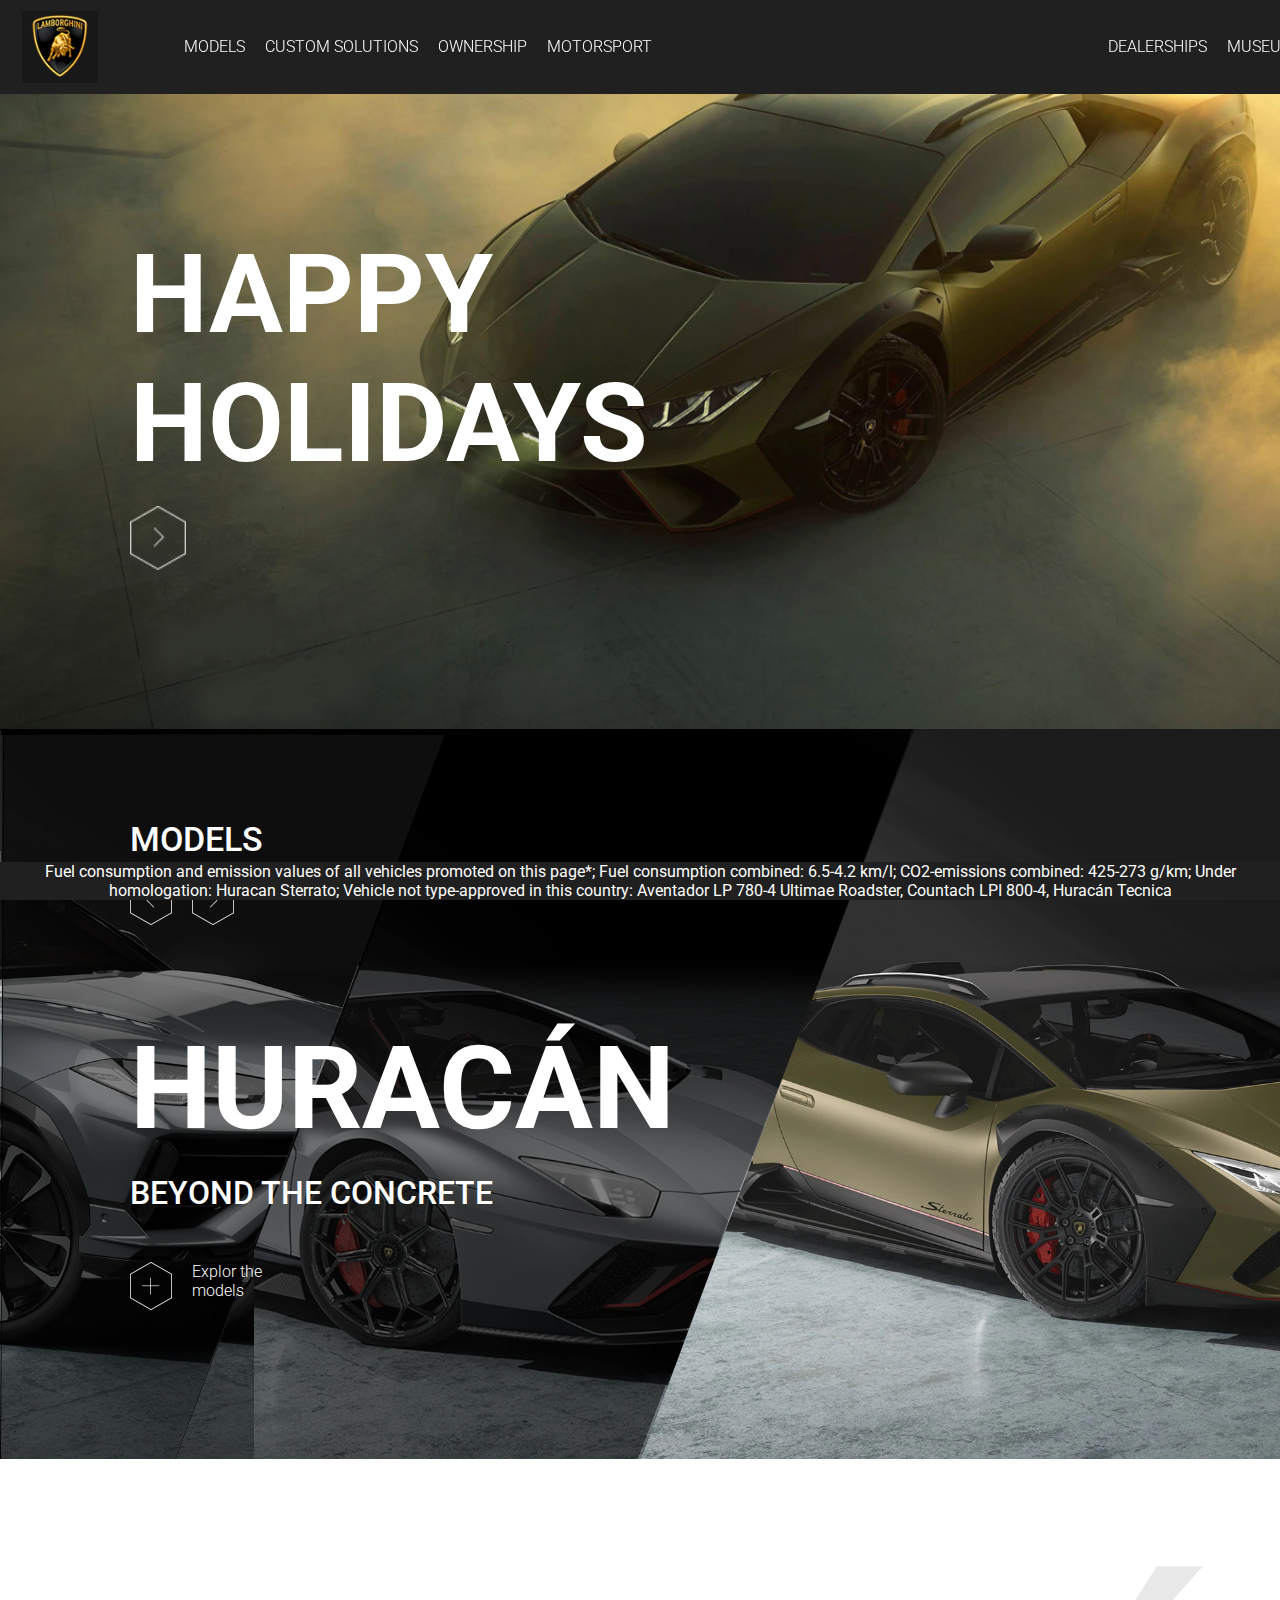
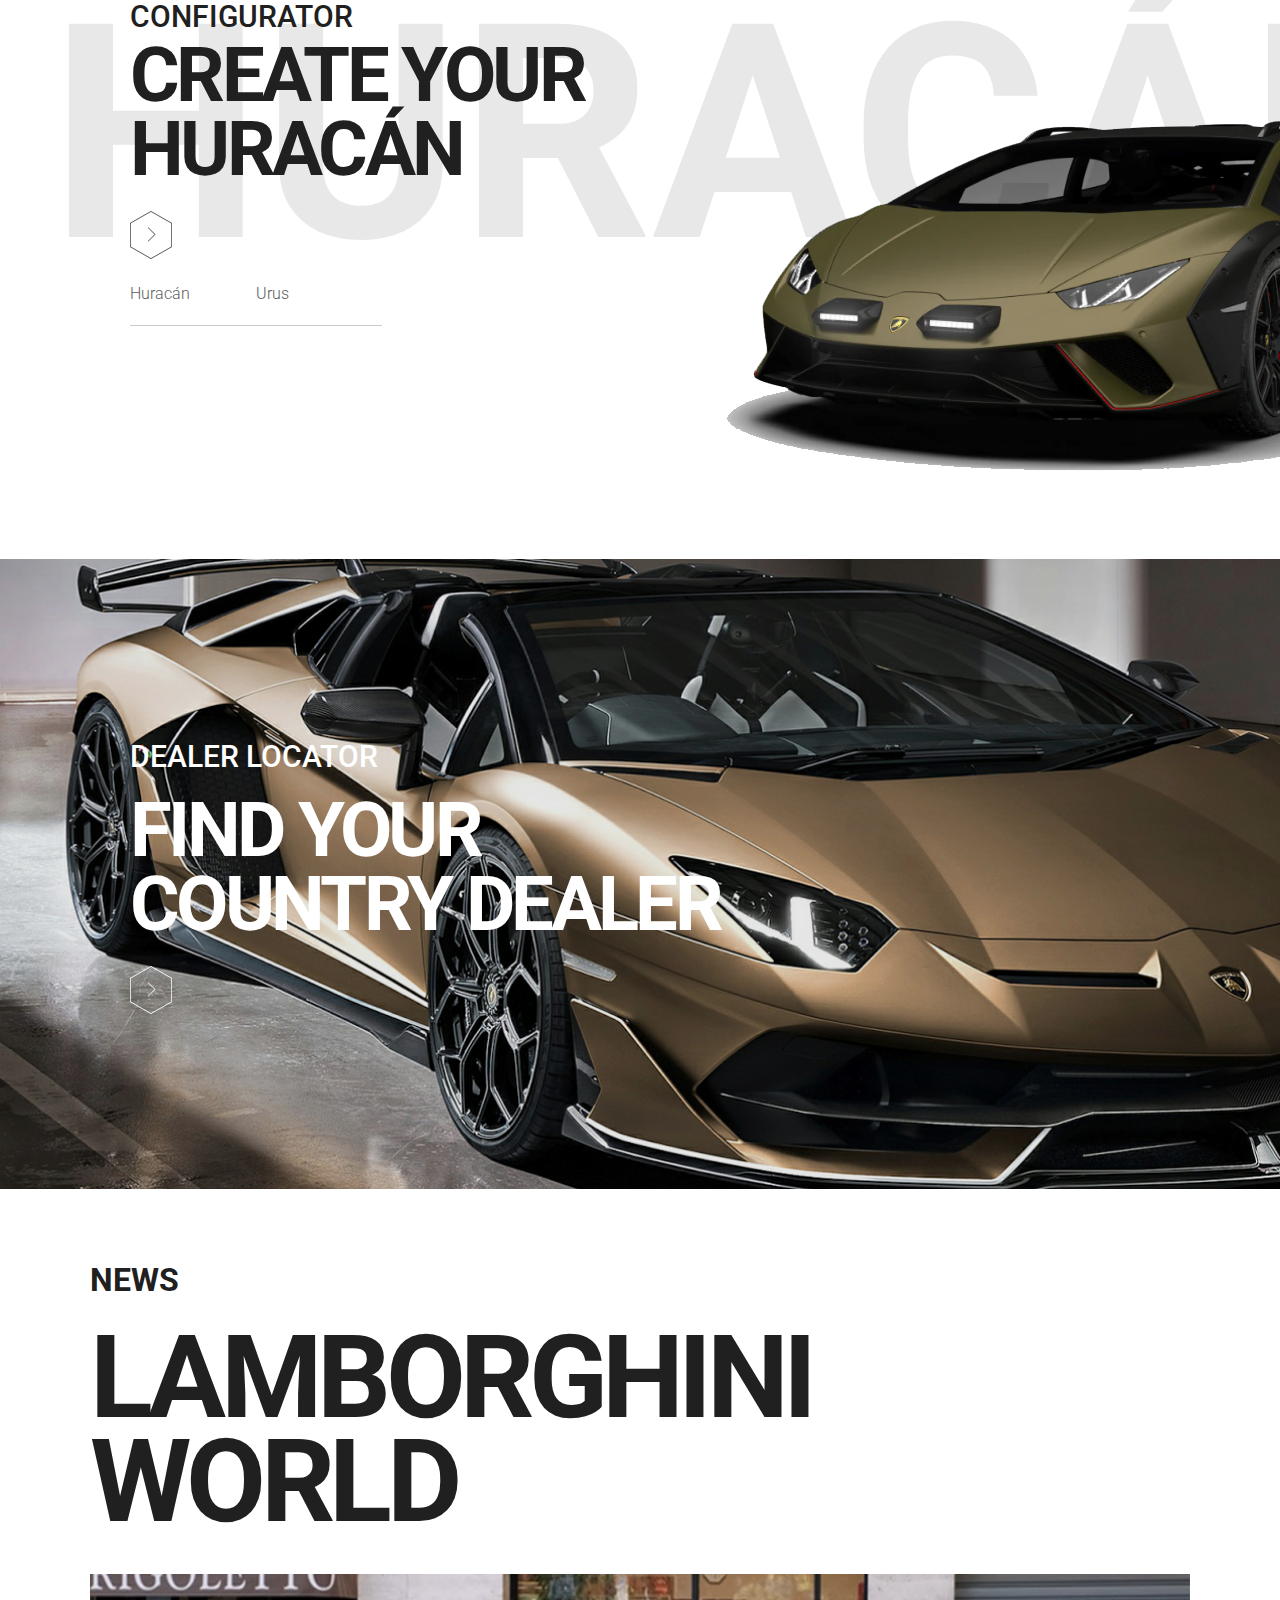
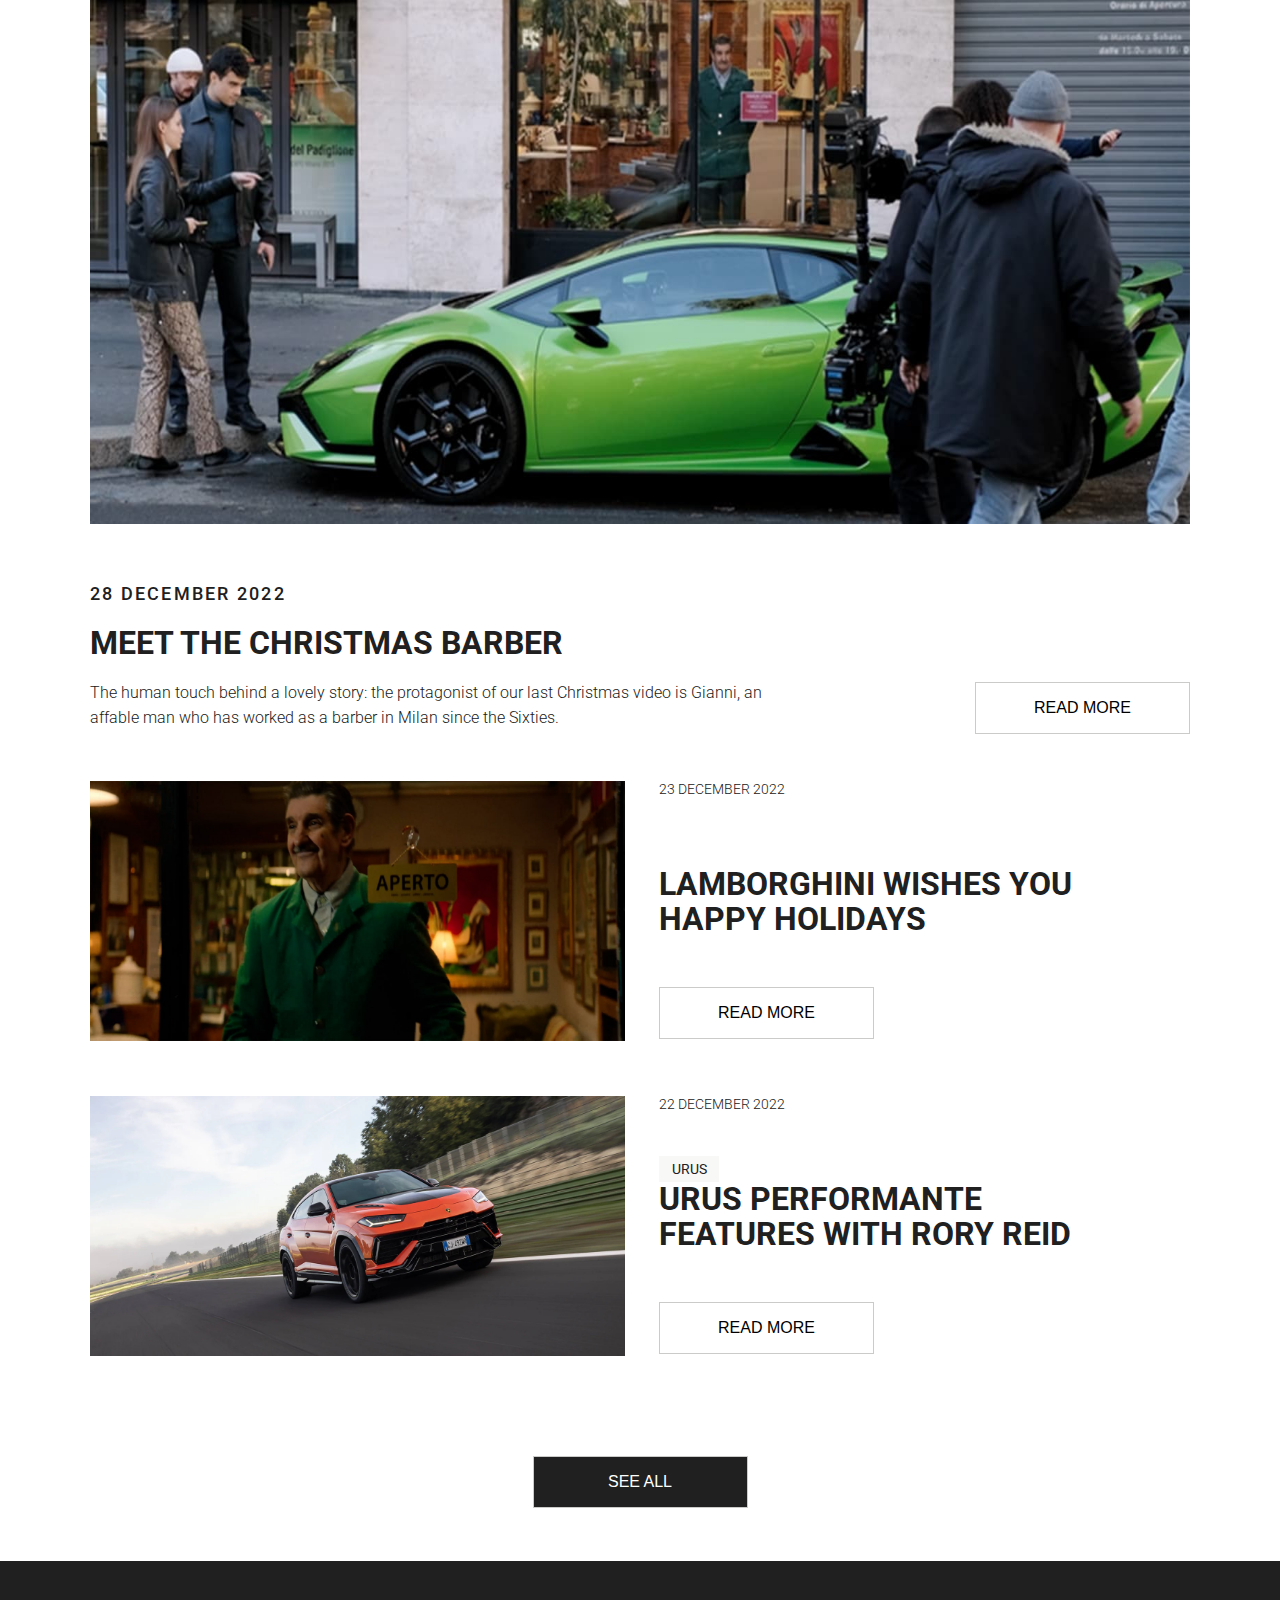
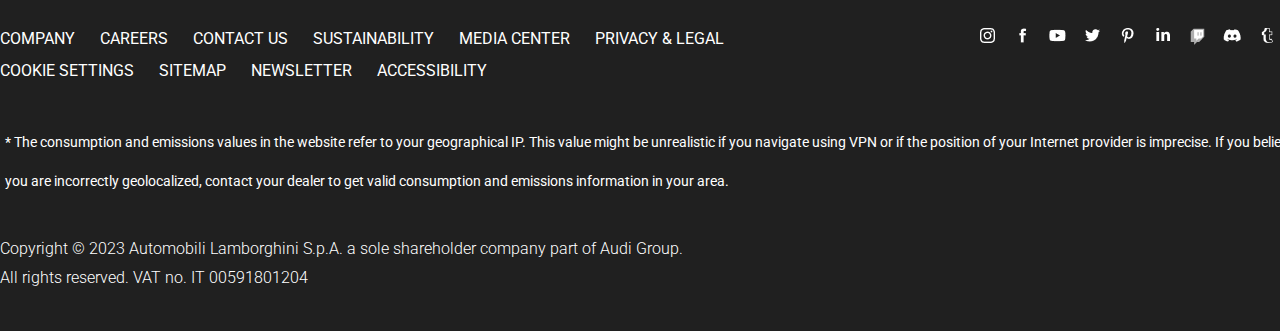
<file: index.html>
<!DOCTYPE html>
<html lang="ko">
    <head>
        <meta charset="UTF-8" />
        <meta http-equiv="X-UA-Compatible" content="IE=edge" />
        <meta name="viewport" content="width=device-width, initial-scale=1.0" />
        <title>https://www.lamborghini.com/</title>
        <link rel="stylesheet" href="css/main.css" />
    </head>
    <body>
        <!-- <header></header> -->
        <div class="container">
            <div class="header">
                <div class="inner center_box">
                    <div class="nav">
                        <div class="logo"></div>

                        <ul class="menu_01">
                            <li><a href="pages/aven.html">MODELS</a></li>
                            <li>
                                <a href="pages/aven.html">CUSTOM SOLUTIONS</a>
                            </li>
                            <li><a href="pages/aven.html">OWNERSHIP</a></li>
                            <li><a href="pages/aven.html">MOTORSPORT</a></li>
                        </ul>

                        <ul class="menu_02">
                            <li><a href="#X">DEALERSHIPS</a></li>
                            <li><a href="#X">MUSEUM</a></li>
                            <li><a href="#X">STORE</a></li>
                        </ul>

                        <ul class="icon">
                            <li>
                                <a href="#x"
                                    ><img src="images/text_box.png" alt=""
                                /></a>
                            </li>
                            <li>
                                <a href="#x"
                                    ><img src="images/surch.png" alt=""
                                /></a>
                            </li>
                            <li>
                                <a href="#x"
                                    ><img src="images/3sun.png" alt=""
                                /></a>
                            </li>
                        </ul>
                    </div>
                </div>
            </div>

            <!-- main_01 -->
            <div class="main center_box">
                <div class="img01"></div>
                <div class="img01_box">
                    <h2>HAPPY<br />HOLIDAYS</h2>
                    <a href="pages/aven.html"
                        ><img src="images/button.png" alt=""
                    /></a>
                </div>
            </div>

            <!-- main_02 -->
            <div class="main_02 center_box">
                <div class="img02"></div>
                <div class="img02_box">
                    <h5>MODELS</h5>
                    <div class="buttons">
                        <div class="btnimg_01">
                            <a href="#x"
                                ><img src="images/button_left.png" alt=""
                            /></a>
                        </div>
                        <div class="btnimg_02">
                            <a href="#x"
                                ><img src="images/button.png" alt=""
                            /></a>
                        </div>
                    </div>
                    <h1>HURACÁN</h1>
                    <p>BEYOND THE CONCRETE</p>
                    <div class="buttons_02">
                        <a href="#x"
                            ><img src="images/button_p.png" alt=""
                        /></a>
                        <p>Explor the<br />models</p>
                    </div>
                </div>
            </div>

            <!-- main_03 -->
            <div class="main_03 center_box">
                <div class="img03">
                    <img src="images/main_03_01.png" alt="" />
                    <div class="text_bg"><h1>HURACÁN</h1></div>
                </div>
                <div class="img03_box">
                    <h5>CONFIGURATOR</h5>
                    <h2>
                        CREATE YOUR<br />
                        HURACÁN
                    </h2>
                    <div class="buttons_03">
                        <a href="#x"
                            ><img src="images/button_dark.png" alt=""
                        /></a>
                    </div>
                    <div class="change">
                        <a href="#x">Huracán</a>
                        <a href="#x">Urus</a>
                    </div>
                </div>
            </div>

            <!-- main_04 -->
            <div class="main_04 center_box">
                <div class="img04"></div>
                <div class="img04_box">
                    <h5>DEALER LOCATOR</h5>
                    <h2>FIND YOUR<br />COUNTRY DEALER</h2>
                    <a href="#x"><img src="images/button.png" alt="" /></a>
                </div>
            </div>

            <!-- news -->
            <div class="news center_box">
                <h4>NEWS</h4>
                <h1>LAMBORGHINI<br />WORLD</h1>
                <img src="images/news_01.jpg" alt="" />
                <div class="news_01">
                    <div class="news_box">
                        <h5>28 DECEMBER 2022</h5>
                        <h2>MEET THE CHRISTMAS BARBER</h2>
                        <p>
                            The human touch behind a lovely story: the
                            protagonist of our last Christmas video is Gianni,
                            an<br />affable man who has worked as a barber in
                            Milan since the Sixties.
                        </p>
                    </div>
                    <a
                        href="https://www.lamborghini.com/en-en/news/meet-the-christmas-barber"
                    >
                        <button type="button" class="btn">READ MORE</button>
                    </a>
                </div>

                <div class="news_02">
                    <img src="images/new_02.jpg" alt="" />
                    <div class="news_02box">
                        <h6>23 DECEMBER 2022</h6>
                        <h3>LAMBORGHINI WISHES YOU<br />HAPPY HOLIDAYS</h3>
                        <a
                            href="https://www.lamborghini.com/en-en/news/lamborghini-wishes-you-happy-holidays"
                        >
                            <button type="button" class="btn">READ MORE</button>
                        </a>
                    </div>
                </div>

                <div class="news_02">
                    <img src="images/news_03.png" alt="" />
                    <div class="news_02box">
                        <h6>22 DECEMBER 2022</h6>
                        <div class="solo">
                            <a href="#x">URUS</a>
                        </div>
                        <h3>URUS PERFORMANTE<br />FEATURES WITH RORY REID</h3>
                        <a
                            href="https://www.lamborghini.com/en-en/news/urus-performante-features-with-rory-reid"
                        >
                            <button type="button" class="btn">READ MORE</button>
                        </a>
                    </div>
                </div>
                <div class="btn_last">
                    <a href="https://www.lamborghini.com/en-en/news">
                        <button type="button" class="btn btn_dark">
                            SEE ALL
                        </button>
                    </a>
                </div>
            </div>

            <!-- //footer -->
            <div class="bottom">
                <div class="bottom_first center_box">
                    <div class="bottom_one">
                        <div class="bottom_two">
                            <ul class="bottom_menu">
                                <li><a href="#x">COMPANY</a></li>
                                <li><a href="#x">CAREERS</a></li>
                                <li><a href="#x">CONTACT US</a></li>
                                <li><a href="#x">SUSTAINABILITY</a></li>
                                <li><a href="#x">MEDIA CENTER</a></li>
                                <li><a href="#x">PRIVACY & LEGAL</a></li>
                            </ul>
                            <ul class="bottom_menu">
                                <li><a href="#x">COOKIE SETTINGS</a></li>
                                <li><a href="#x">SITEMAP</a></li>
                                <li><a href="#x">NEWSLETTER</a></li>
                                <li><a href="#x">ACCESSIBILITY</a></li>
                            </ul>
                        </div>
                        <ul class="bottom_sns">
                            <li>
                                <a href="#x"
                                    ><img src="images/ui/ui_01.png" alt=""
                                /></a>
                            </li>
                            <li>
                                <a href="#x"
                                    ><img src="images/ui/ui_02.png" alt=""
                                /></a>
                            </li>
                            <li>
                                <a href="#x"
                                    ><img src="images/ui/ui_03.png" alt=""
                                /></a>
                            </li>
                            <li>
                                <a href="#x"
                                    ><img src="images/ui/ui_04.png" alt=""
                                /></a>
                            </li>
                            <li>
                                <a href="#x"
                                    ><img src="images/ui/ui_05.png" alt=""
                                /></a>
                            </li>
                            <li>
                                <a href="#x"
                                    ><img src="images/ui/ui_06.png" alt=""
                                /></a>
                            </li>
                            <li>
                                <a href="#x"
                                    ><img src="images/ui/ui_07.png" alt=""
                                /></a>
                            </li>
                            <li>
                                <a href="#x"
                                    ><img src="images/ui/ui_08.png" alt=""
                                /></a>
                            </li>
                            <li>
                                <a href="#x"
                                    ><img src="images/ui/ui_09.png" alt=""
                                /></a>
                            </li>
                            <li>
                                <a href="#x"
                                    ><img src="images/ui/ui_10.png" alt=""
                                /></a>
                            </li>
                        </ul>
                    </div>
                    <p>
                        * The consumption and emissions values in the website
                        refer to your geographical IP. This value might be
                        unrealistic if you navigate using VPN or if the position
                        of your Internet provider is imprecise. If you
                        believe<br />you are incorrectly geolocalized, contact
                        your dealer to get valid consumption and emissions
                        information in your area.
                    </p>
                    <h5>
                        Copyright © 2023 Automobili Lamborghini S.p.A. a sole
                        shareholder company part of Audi Group.<br />All rights
                        reserved. VAT no. IT 00591801204
                    </h5>
                </div>

                <h6>
                    Fuel consumption and emission values of all vehicles
                    promoted on this page*; Fuel consumption combined: 6.5-4.2
                    km/l; CO2-emissions combined: 425-273 g/km; Under
                    homologation: Huracan Sterrato; Vehicle not type-approved in
                    this country: Aventador LP 780-4 Ultimae Roadster, Countach
                    LPI 800-4, Huracán Tecnica
                </h6>
            </div>
        </div>
    </body>
</html>
</file>
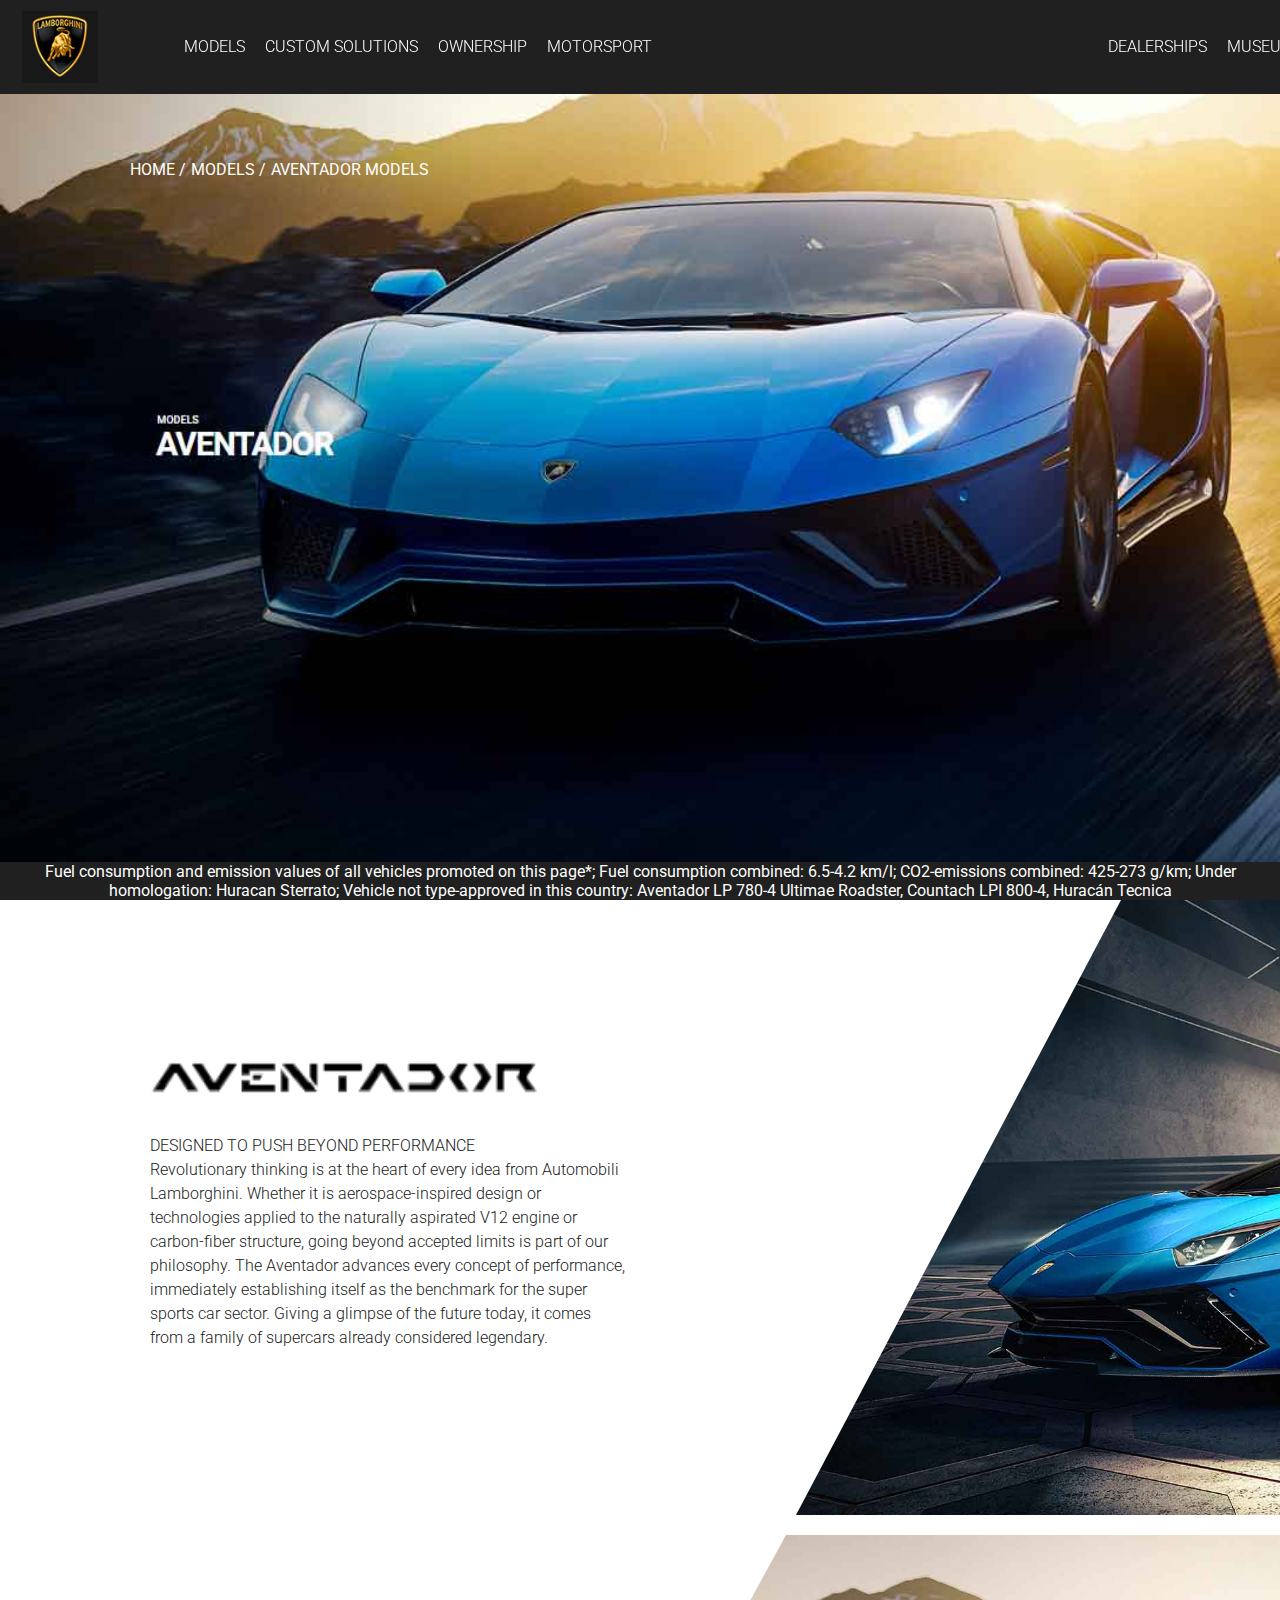
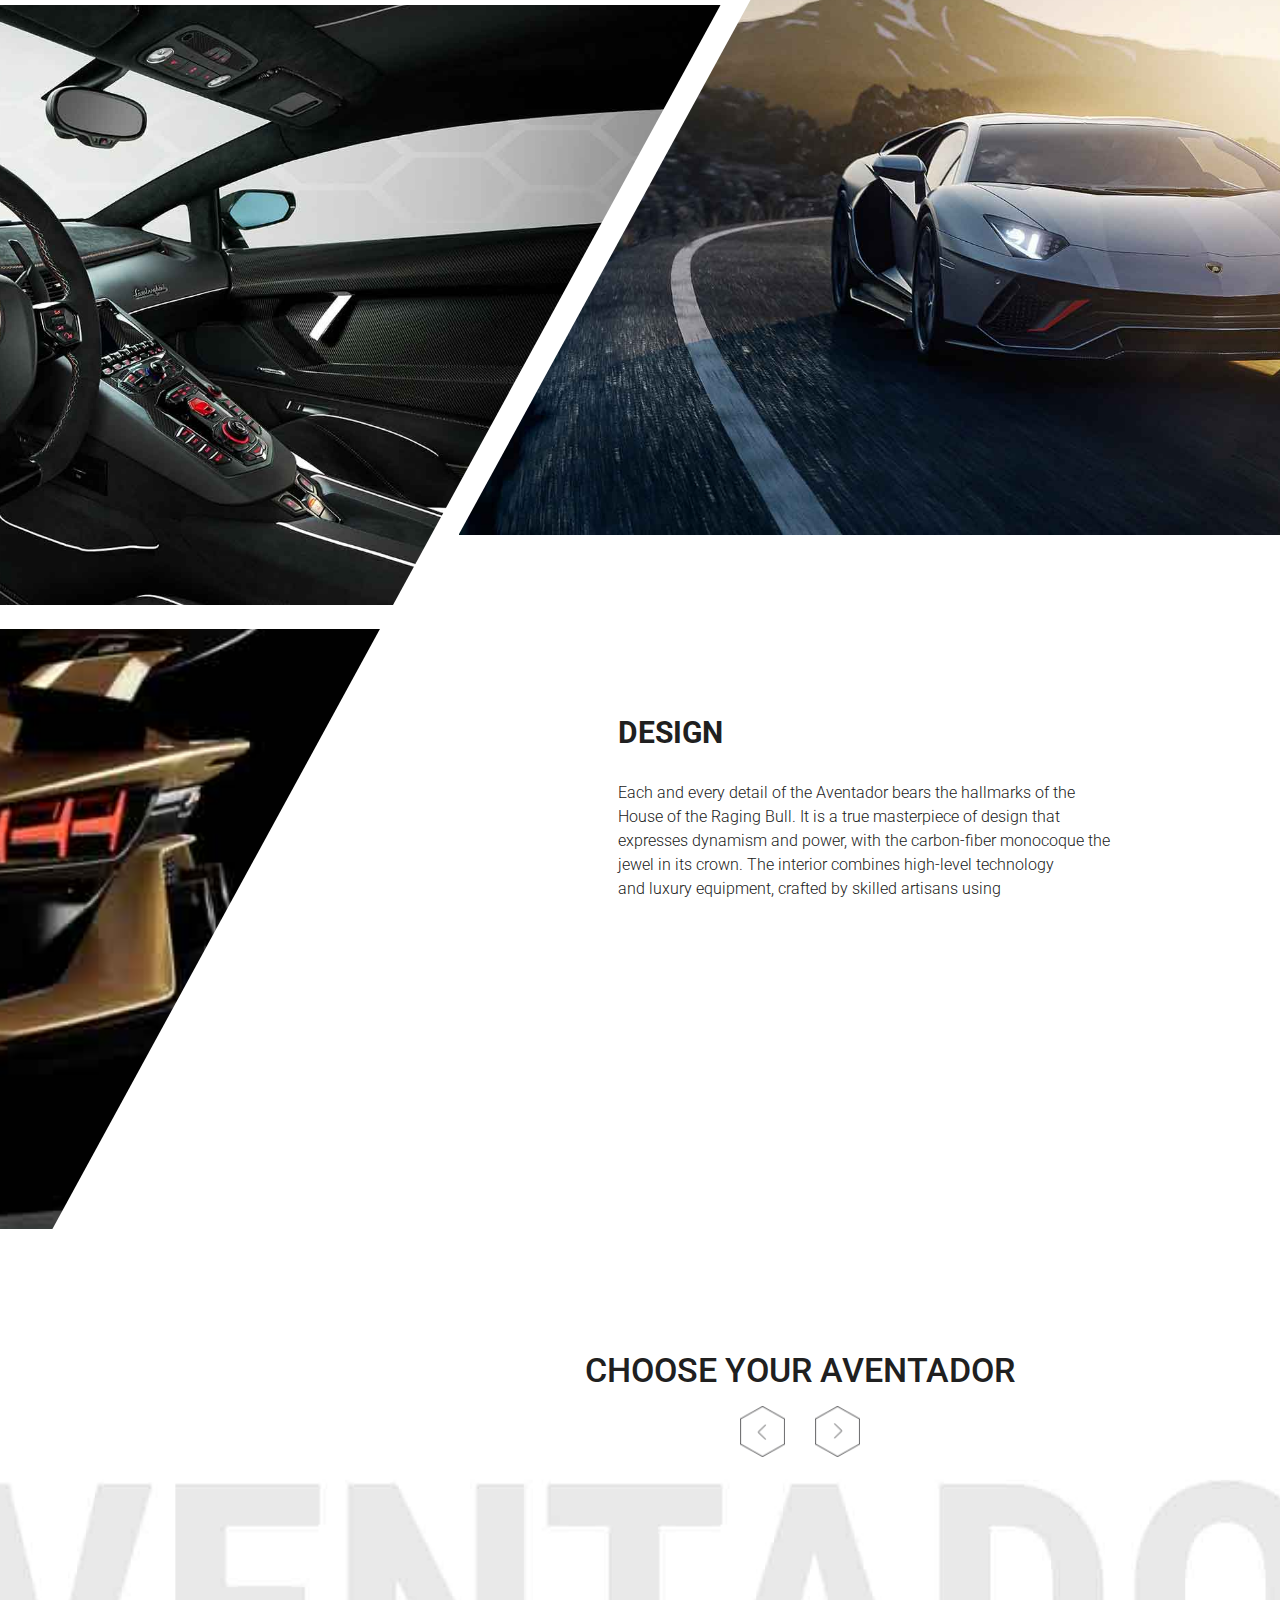
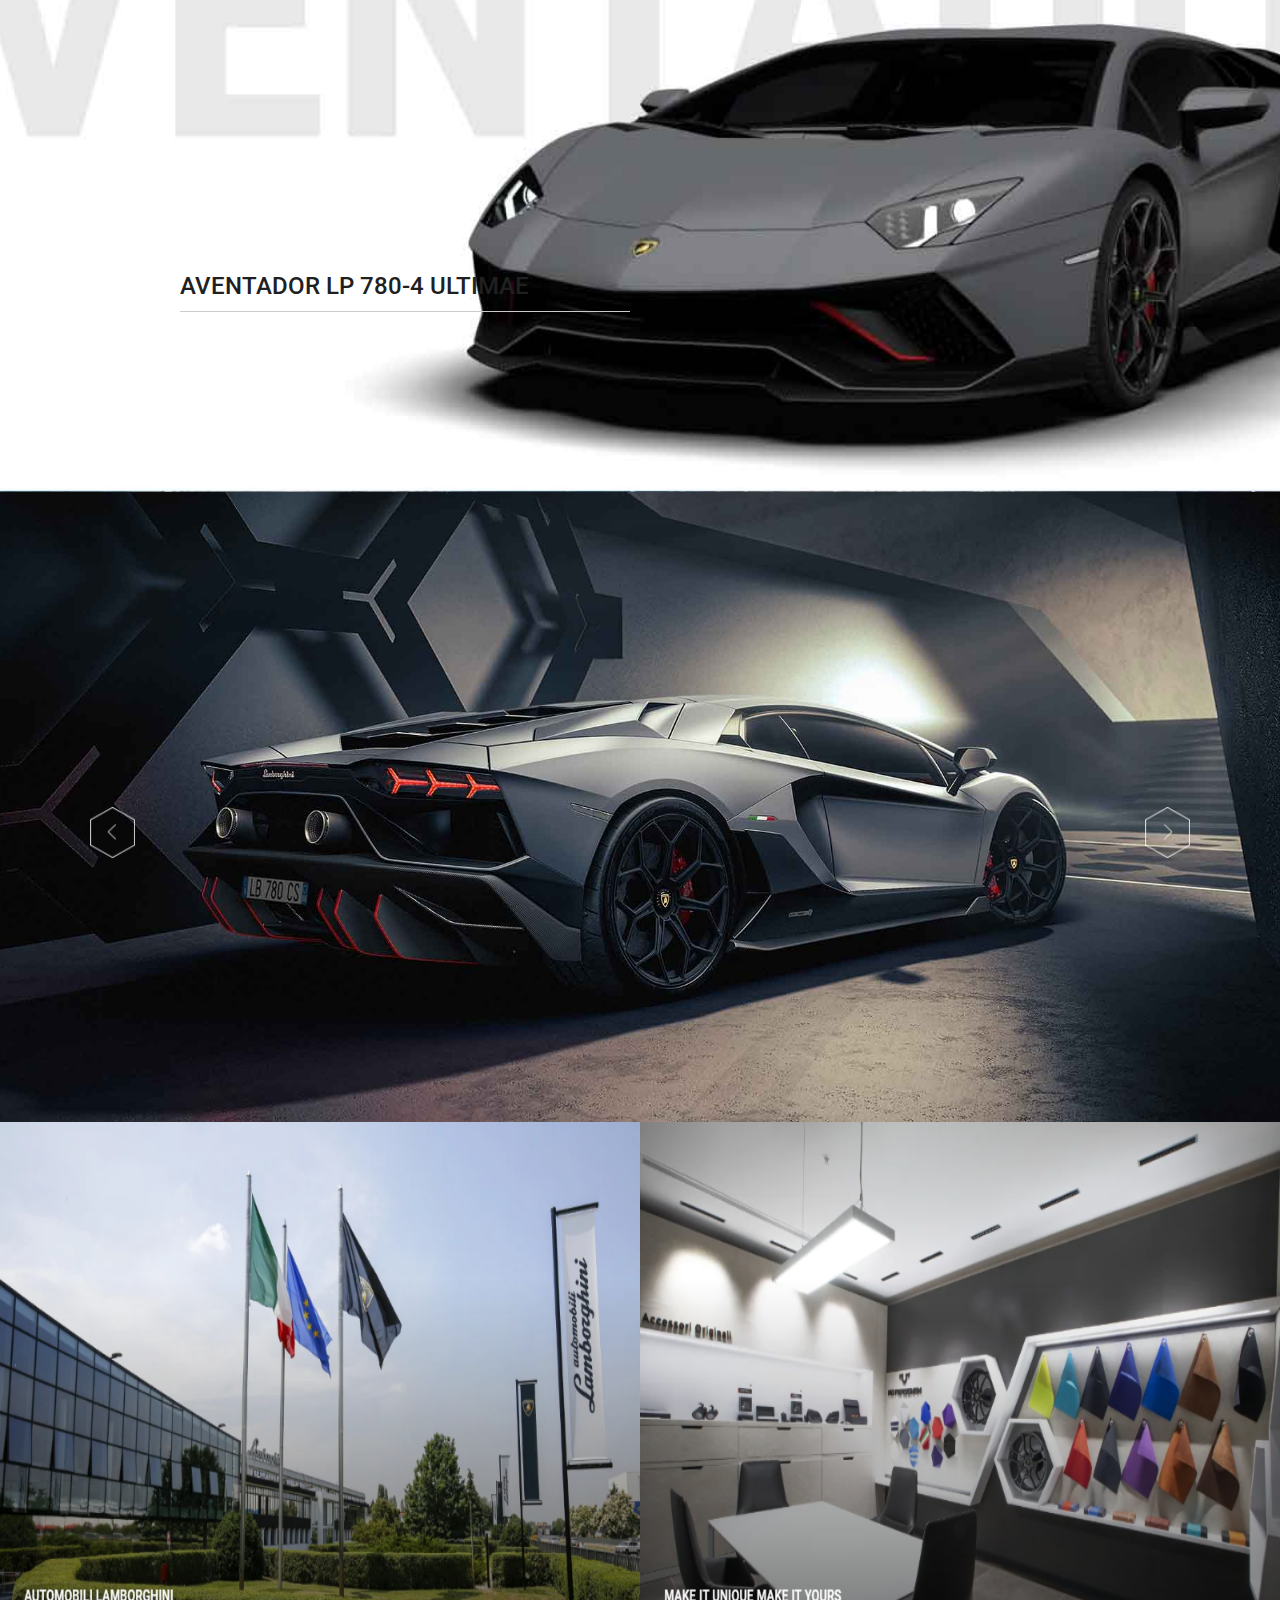
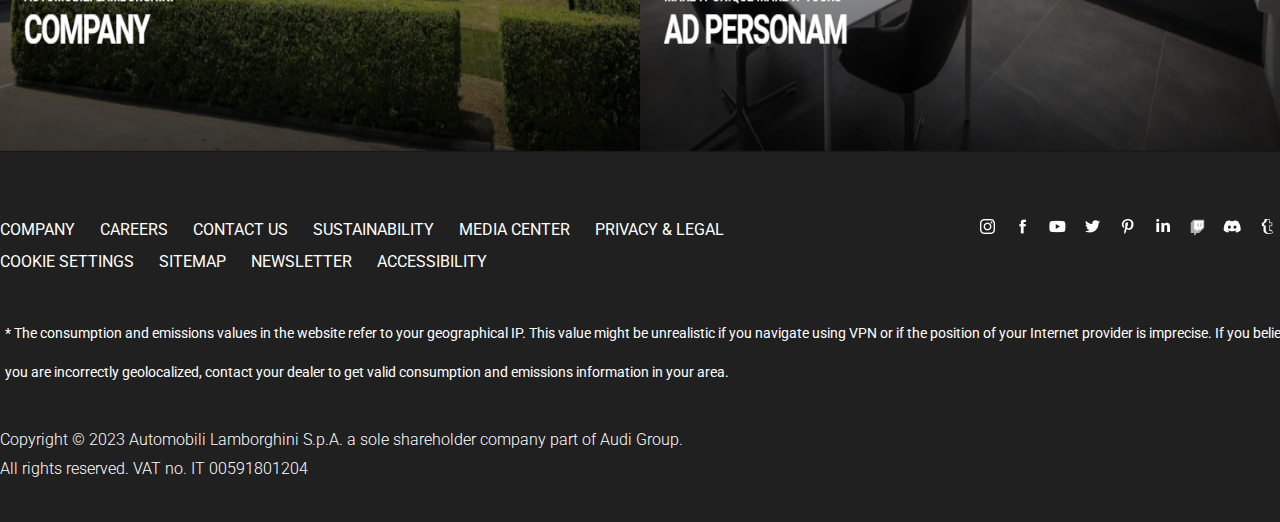
<file: pages/aven.html>
<!DOCTYPE html>
<html lang="ko">
    <head>
        <meta charset="UTF-8" />
        <meta http-equiv="X-UA-Compatible" content="IE=edge" />
        <meta name="viewport" content="width=device-width, initial-scale=1.0" />
        <title>https://www.lamborghini.com/</title>
        <link rel="stylesheet" href="../css/main.css" />
        <link rel="stylesheet" href="../css/aven.css" />
    </head>
    <body>
        <!-- <header></header> -->
        <div class="container">
            <div class="header">
                <div class="inner center_box">
                    <div class="nav">
                        <a href="../index.html">
                            <div class="logo"></div>
                        </a>

                        <ul class="menu_01">
                            <li><a href="#x">MODELS</a></li>
                            <li><a href="#x">CUSTOM SOLUTIONS</a></li>
                            <li><a href="#x">OWNERSHIP</a></li>
                            <li><a href="#x">MOTORSPORT</a></li>
                        </ul>

                        <ul class="menu_02">
                            <li><a href="#X">DEALERSHIPS</a></li>
                            <li><a href="#X">MUSEUM</a></li>
                            <li><a href="#X">STORE</a></li>
                        </ul>

                        <ul class="icon">
                            <li>
                                <a href="#x"
                                    ><img src="../images/text_box.png" alt=""
                                /></a>
                            </li>
                            <li>
                                <a href="#x"
                                    ><img src="../images/surch.png" alt=""
                                /></a>
                            </li>
                            <li>
                                <a href="#x"
                                    ><img src="../images/3sun.png" alt=""
                                /></a>
                            </li>
                        </ul>
                    </div>
                </div>
            </div>
            <div class="aven01">
                <div class="main_bg">
                    <ul>
                        <li><a href="../index.html">HOME /</a></li>
                        <li><a href="../index.html">MODELS /</a></li>
                        <li>AVENTADOR MODELS</li>
                    </ul>
                </div>
            </div>
            <!-- main_02 -->
            <div class="aven02">
                <div class="main02_box01">
                    <div class="main02_left">
                        <img src="../images/main02_logo.png" alt="" />
                        <p>
                            DESIGNED TO PUSH BEYOND PERFORMANCE<br />
                            Revolutionary thinking is at the heart of every idea
                            from Automobili<br />
                            Lamborghini. Whether it is aerospace-inspired design
                            or<br />technologies applied to the naturally
                            aspirated V12 engine or<br />
                            carbon-fiber structure, going beyond accepted limits
                            is part of our<br />philosophy. The Aventador
                            advances every concept of performance,<br />immediately
                            establishing itself as the benchmark for the
                            super<br />sports car sector. Giving a glimpse of
                            the future today, it comes <br />from a family of
                            supercars already considered legendary.
                        </p>
                    </div>

                    <div class="main02_img01"></div>
                </div>
                <div class="main02_box02">
                    <div class="main02_img02"></div>
                    <div class="main02_img03"></div>
                </div>
                <div class="main02_box03">
                    <div class="main02_img04"></div>
                    <div class="main02_right">
                        <h2>DESIGN</h2>
                        <p>
                            Each and every detail of the Aventador bears the
                            hallmarks of the<br />House of the Raging Bull. It
                            is a true masterpiece of design that<br />expresses
                            dynamism and power, with the carbon-fiber monocoque
                            the<br />jewel in its crown. The interior combines
                            high-level technology<br />and luxury equipment,
                            crafted by skilled artisans using
                        </p>
                    </div>
                </div>
            </div>
            <!-- passpart -->
            <div class="passaven">
                <h1>CHOOSE YOUR AVENTADOR</h1>
                <div class="pass">
                    <div class="pass_left">
                        <a href="#x"
                            ><img src="../images/button_darkleft.png" alt=""
                        /></a>
                    </div>
                    <div class="pass_right">
                        <a href="#x"
                            ><img src="../images/button_dark.png" alt=""
                        /></a>
                    </div>
                </div>
            </div>
            <!-- main_03 -->
            <div class="aven_03">
                <div class="aven_03bg">
                    <a href="#x">
                        <div class="lambo_name">
                            <h2>AVENTADOR LP 780-4 ULTIMAE</h2>
                        </div>
                    </a>
                </div>
            </div>

            <!-- main_04 -->
            <div class="aven_04">
                <div class="aven_04bg">
                    <div class="pass_02">
                        <a href="#x">
                            <div class="pass02_left">
                                <a href="#x"
                                    ><img
                                        src="../images/button_left.png"
                                        alt=""
                                /></a>
                            </div>
                            <div class="pass02_right">
                                <a href="#x"
                                    ><img src="../images/button.png" alt=""
                                /></a>
                            </div>
                        </a>
                    </div>
                </div>
            </div>
            <div class="aven_05">
                <div class="company">
                    <a href="https://www.lamborghini.com/en-en/company">
                        <img src="../images/company.png" alt="" />
                    </a>
                </div>
                <div class="personam">
                    <a
                        href="https://www.lamborghini.com/en-en/custom-solutions/customization"
                    >
                        <img src="../images/personam.png" alt="" />
                    </a>
                </div>
            </div>
            <!-- //footer -->
            <div class="bottom">
                <div class="bottom_first center_box">
                    <div class="bottom_one">
                        <div class="bottom_two">
                            <ul class="bottom_menu">
                                <li><a href="#x">COMPANY</a></li>
                                <li><a href="#x">CAREERS</a></li>
                                <li><a href="#x">CONTACT US</a></li>
                                <li><a href="#x">SUSTAINABILITY</a></li>
                                <li><a href="#x">MEDIA CENTER</a></li>
                                <li><a href="#x">PRIVACY & LEGAL</a></li>
                            </ul>
                            <ul class="bottom_menu">
                                <li><a href="#x">COOKIE SETTINGS</a></li>
                                <li><a href="#x">SITEMAP</a></li>
                                <li><a href="#x">NEWSLETTER</a></li>
                                <li><a href="#x">ACCESSIBILITY</a></li>
                            </ul>
                        </div>
                        <ul class="bottom_sns">
                            <li>
                                <a href="#x"
                                    ><img src="../images/ui/ui_01.png" alt=""
                                /></a>
                            </li>
                            <li>
                                <a href="#x"
                                    ><img src="../images/ui/ui_02.png" alt=""
                                /></a>
                            </li>
                            <li>
                                <a href="#x"
                                    ><img src="../images/ui/ui_03.png" alt=""
                                /></a>
                            </li>
                            <li>
                                <a href="#x"
                                    ><img src="../images/ui/ui_04.png" alt=""
                                /></a>
                            </li>
                            <li>
                                <a href="#x"
                                    ><img src="../images/ui/ui_05.png" alt=""
                                /></a>
                            </li>
                            <li>
                                <a href="#x"
                                    ><img src="../images/ui/ui_06.png" alt=""
                                /></a>
                            </li>
                            <li>
                                <a href="#x"
                                    ><img src="../images/ui/ui_07.png" alt=""
                                /></a>
                            </li>
                            <li>
                                <a href="#x"
                                    ><img src="../images/ui/ui_08.png" alt=""
                                /></a>
                            </li>
                            <li>
                                <a href="#x"
                                    ><img src="../images/ui/ui_09.png" alt=""
                                /></a>
                            </li>
                            <li>
                                <a href="#x"
                                    ><img src="../images/ui/ui_10.png" alt=""
                                /></a>
                            </li>
                        </ul>
                    </div>
                    <p>
                        * The consumption and emissions values in the website
                        refer to your geographical IP. This value might be
                        unrealistic if you navigate using VPN or if the position
                        of your Internet provider is imprecise. If you
                        believe<br />you are incorrectly geolocalized, contact
                        your dealer to get valid consumption and emissions
                        information in your area.
                    </p>
                    <h5>
                        Copyright © 2023 Automobili Lamborghini S.p.A. a sole
                        shareholder company part of Audi Group.<br />All rights
                        reserved. VAT no. IT 00591801204
                    </h5>
                </div>
                <h6>
                    Fuel consumption and emission values of all vehicles
                    promoted on this page*; Fuel consumption combined: 6.5-4.2
                    km/l; CO2-emissions combined: 425-273 g/km; Under
                    homologation: Huracan Sterrato; Vehicle not type-approved in
                    this country: Aventador LP 780-4 Ultimae Roadster, Countach
                    LPI 800-4, Huracán Tecnica
                </h6>
            </div>
        </div>
    </body>
</html>
</file>
<file: css/main.css>
@import url('https://fonts.googleapis.com/css2?family=Roboto:wght@300;400;500;700;900&display=swap');

* {
    box-sizing: border-box;
    margin: 0;
    padding: 0;
}
.btn {
    width: 215px;
    height: 52px;
    background-color: #fff;
    border: 1px solid #cbcbca;
    font-size: 16px;
    font-weight: 400;
    cursor: pointer;
}
.btn:hover {
    background-color: #202020;
    color: #fff;
}

.btn_dark {
    background-color: #202020;
    color: #fff;
}

.btn_dark:hover {
    background-color: #fff;
    color: #202020;
}

.center_box {
    width: 1600px;
    margin: 0 auto;
    /* padding: 0 20px; */
    box-sizing: border-box;
}
a {
    text-decoration: none;
    color: inherit;
}

ul {
    list-style: none;
}

body {
    font-family: 'Roboto', sans-serif;
    font-size: 16px;
    color: #fff;
}

.header {
    height: 94px;
    background-color: #202020;
    position: fixed;
    margin: 0 auto;
    width: 100%;
    z-index: 99999;
}
.logo {
    width: 120px;
    height: 94px;
    background-image: url(../images/logo.png);
    background-repeat: no-repeat;
    background-position: center;
}

.nav {
    display: flex;
    justify-content: space-between;
    font-weight: 300;
}

.nav ul {
    display: flex;
}

.nav ul > li > a {
    display: inline-block;
    position: relative;
}
.nav ul > li > a:after {
    content: '';
    position: absolute;
    left: 0%;
    bottom: 40%;
    width: 0;
    height: 1px;
    background-color: #fff;
    transition: all 0.5s;
}

.nav ul > li > a:hover:after {
    width: 100%;
}

.nav ul.menu_01 {
    width: 920px;
    padding-left: 20px;
}

.nav ul li {
    line-height: 94px;
    margin-left: 20px;
}

.nav ul.menu_02 {
    padding-right: 25px;
}

.nav ul.icon {
    padding-right: 30px;
}

.nav ul.icon li {
    margin-right: 5px;
    padding-top: 10px;
}
.nav ul.icon li a:hover {
}

/* main */
.main {
    padding-top: 94px;
    position: relative;
}

.main .img01 {
    width: 1600px;
    height: 635px;
    background-image: url(../images/main.png);
    background-repeat: no-repeat;
    justify-content: center;
    background-size: cover;
}

.main .img01_box {
    width: 500px;
    height: 300px;
    position: absolute;
    top: 230px;
    left: 130px;
}
.main .img01_box h2 {
    font-size: 110px;
    margin-bottom: 18px;
}
.main .img01_box a img {
    width: 56px;
    height: 65px;
}

.main .img01_box a img:hover {
    background-image: url(../images/button2.png);
}

/* main_02 */

.main_02 {
    position: relative;
}

.main_02 .img02 {
    width: 1600px;
    height: 730px;
    background-image: url(../images/main_02.png);
    background-repeat: no-repeat;
    justify-content: center;
    background-size: cover;
}

.main_02 .img02_box {
    width: 540px;
    height: 495px;
    position: absolute;
    top: 90px;
    left: 130px;
}
.main_02 .img02_box h5 {
    font-size: 34px;
    font-weight: 500;
    margin-bottom: 18px;
}

.main_02 .img02_box .buttons {
    display: flex;
    gap: 20px;
    margin-bottom: 90px;
}
.main_02 .img02_box .buttons .btnimg_01 a img:hover {
    background-image: url(../images/button_1shover.png);
}
.main_02 .img02_box .buttons .btnimg_02 a img:hover {
    background-image: url(../images/button_shover.png);
}

.main_02 .img02_box h1 {
    font-size: 116px;
    font-weight: 700;
    margin-bottom: 18px;
}

.main_02 .img02_box p {
    font-size: 32px;
    font-weight: 500;
    margin-bottom: 50px;
}

.main_02 .img02_box .buttons_02 {
    display: flex;
    gap: 20px;
}

.main_02 .img02_box .buttons_02 a img:hover {
    background-image: url(../images/button_phover.png);
}

.main_02 .img02_box .buttons_02 p {
    font-size: 16px;
    font-weight: 300;
}

/* main_03 */

.main_03 {
    position: relative;
    color: #202020;
}

.main_03 .img03 {
    width: 1600px;
    height: 700px;
    background-color: #fff;
}

.main_03 .img03 img {
    position: absolute;
    top: 0;
    left: 0;
    z-index: 2;
}

.main_03 .img03 .text_bg h1 {
    width: 1450px;
    height: 350px;
    font-size: 300px;
    font-weight: 700;
    color: #e8e8e8;
    position: absolute;
    top: 100px;
    left: 50px;
    z-index: 1;
}

.main_03 .img03_box {
    width: 490px;
    height: 380px;
    position: absolute;
    top: 140px;
    left: 130px;
    z-index: 3;
}

.main_03 .img03_box .buttons_03 a img:hover {
    background-image: url(../images/button_mdhover.png);
}

.main_03 .img03_box h5 {
    font-size: 30px;
    font-weight: 500;
    margin-bottom: 5px;
}
.main_03 .img03_box h2 {
    font-size: 76px;
    font-weight: 700;
    margin-bottom: 25px;
    letter-spacing: -0.228rem;
    line-height: 0.97;
}

.main_03 .img03_box .change {
    display: flex;
}

.main_03 .img03_box .change a {
    width: 126px;
    height: 42px;
    font-size: 16px;
    font-weight: 300;
    color: #5d5d5d;
    margin-top: 20px;
    display: inline-block;
    position: relative;
    border-bottom: 1px solid #cbcbca;
}
.main_03 .img03_box .change a:hover {
    color: #202020;
    font-weight: 700;
}

.img03_box .change a:after {
    content: '';
    position: absolute;
    left: 0%;
    bottom: -3%;
    width: 0;
    height: 1px;
    background-color: #202020;
    transition: all 0.5s;
}

.img03_box .change a:hover:after {
    content: '';
    position: absolute;
    left: 0%;
    bottom: -3%;
    width: 100%;
    height: 2px;
    background-color: #202020;
}

/* //main_04 */
.main_04 {
    position: relative;
    margin-bottom: 72px;
}

.main_04 .img04 {
    width: 1600px;
    height: 630px;
    background-image: url(../images/main_04.png);
    background-repeat: no-repeat;
    justify-content: center;
    background-size: cover;
}

.main_04 .img04_box {
    width: 630px;
    height: 315px;
    position: absolute;
    top: 180px;
    left: 130px;
}
.main_04 .img04_box a img:hover {
    background-image: url(../images/button_shover.png);
}

.main_04 .img04_box h5 {
    font-size: 30px;
    font-weight: 500;
    margin-bottom: 20px;
}

.main_04 .img04_box h2 {
    font-size: 76px;
    margin-bottom: 25px;
    letter-spacing: -0.228rem;
    line-height: 0.97;
}

.news {
    width: 1100px;
    height: 1900px;
    color: #202020;
}

/* news */

.news h4 {
    font-size: 32px;
    font-weight: 700;
    margin-bottom: 26px;
}
.news h1 {
    font-size: 116px;
    font-weight: 700;
    line-height: 0.9;
    letter-spacing: -0.348rem;
    margin-bottom: 40px;
}

.news img {
    width: 1100px;
    height: 550px;
    margin-bottom: 55px;
}

.news .news_01 {
    display: flex;
    position: relative;
}

.news .news_01 .news_box h5 {
    font-size: 18px;
    font-weight: 500;
    margin-bottom: 20px;
    letter-spacing: 0.14rem;
}

.news .news_01 .news_box h2 {
    font-size: 32px;
    font-weight: 700;
    margin-bottom: 18px;
}

.news .news_01 .news_box p {
    font-size: 16px;
    font-weight: 300;
    line-height: 1.6;
    margin-bottom: 50px;
}

.news .news_01 button.btn {
    position: absolute;
    top: 50%;
    right: 0;
}

.news .news_02 {
    display: flex;
}
.news .news_02 .solo {
    position: absolute;
    top: 60px;
    left: 0;
    border: none;
    background-color: #f8f8f7;
    text-align: center;
}

.news .news_02 .solo a {
    display: inline-block;
    width: 60px;
    height: 26px;
    font-size: 14px;
    line-height: 26px;
}
.news .news_02 .solo a:hover {
    background-color: #202020;
    color: #fff;
    text-decoration: none;
}

.news .news_02 img {
    width: 535px;
    height: 260px;
    margin-right: 34px;
}

.news .news_02 .news_02box {
    position: relative;
}

.news .news_02 h6 {
    font-size: 14px;
    font-weight: 300;
    margin-bottom: 70px;
}

.news .news_02 h3 {
    font-size: 32px;
    font-weight: 700;
    line-height: 1.1;
    margin-bottom: 50px;
}

.btn_last {
    text-align: center;
    margin-top: 45px;
    margin-bottom: 188px;
}

/* /footer */

.bottom {
    background-color: #202020;
    height: 370px;
    flex-direction: column;
    position: relative;
}
.bottom h6 {
    position: absolute;
    position: fixed;
    background-color: #202020;
    bottom: 0;
    left: 0;
    font-size: 16px;
    font-weight: 400;
    text-align: center;
    z-index: 999;
}

.bottom .bottom_first {
    width: 1310px;
    height: 250px;
    padding-top: 62px;
}

.bottom .bottom_first .bottom_one {
    display: flex;
    justify-content: space-between;
    margin-bottom: 36px;
}

.bottom .bottom_one ul {
    display: flex;
}

.bottom .bottom_one ul.bottom_menu {
    width: 760px;
    font-size: 16px;
    line-height: 2;
}

.bottom .bottom_first p {
    font-size: 14px;
    margin-bottom: 34px;
    line-height: 2.8;
    padding-left: 5px;
}

.bottom .bottom_first h5 {
    font-size: 16px;
    font-weight: 300;
    line-height: 1.8;
}

.bottom .bottom_one ul.bottom_sns li {
    margin-left: 10px;
}

.bottom_two ul > li > a {
    display: inline-block;
    position: relative;
}
.bottom_two ul > li > a:after {
    content: '';
    position: absolute;
    left: 0%;
    bottom: 10%;
    width: 0;
    height: 1px;
    background-color: #fff;
    transition: all 0.5s;
}

.bottom_two ul > li > a:hover:after {
    width: 100%;
}

.bottom_two ul li {
    margin-right: 25px;
}
</file>
<file: css/aven.css>
body {
}

.main_bg {
    width: 100%;
    height: 100vh;
    background-image: url(../images/aven_main.jpg);
    background-repeat: no-repeat;
    background-size: cover;
    position: relative;
    margin-bottom: 0px;
}

.main_bg ul {
    display: flex;
    gap: 5px;
    position: absolute;
    top: 160px;
    left: 130px;
    z-index: 999;
}
.aven02 {
    position: relative;
}
.aven02 img {
    width: 110%;
    height: 100vh;
    top: 0;
    left: 0;
}

.main02_box01 {
    width: 1310px;
    height: 620px;
    display: flex;
    position: relative;
    margin: 0 auto;
    padding-bottom: 20px;
}

.main02_left {
    position: absolute;
    width: 475px;
    height: 450px;
    top: 150px;
    left: 150px;
    color: #202020;
}
.main02_left img {
    width: 390px;
    height: 58px;
}
.main02_left p {
    font-size: 16px;
    font-weight: 300;
    line-height: 1.5;
    margin-top: 22px;
}
.main02_img01 {
    position: absolute;
    top: 0;
    right: -60%;
    width: 1300px;
    height: 615px;
    background-image: url(../images/aven_main021.jpg);
    background-repeat: no-repeat;
    background-position: center;
    background-size: cover;
    clip-path: polygon(25% 0%, 100% 0%, 75% 100%, 0% 100%);
}

.main02_box02 {
    width: 1310px;
    height: 700px;
    display: flex;
    position: relative;
    margin: 0 auto;
    margin-top: 15px;
}

.main02_img02 {
    position: absolute;
    top: 0;
    right: -35%;
    width: 1310px;
    height: 600px;
    background-image: url(../images/aven_main022.jpg);
    background-repeat: no-repeat;
    background-position: center;
    background-size: cover;
    clip-path: polygon(25% 0%, 100% 0%, 75% 100%, 0% 100%);
}
.main02_img03 {
    position: absolute;
    top: 10%;
    left: -45%;
    width: 1310px;
    height: 600px;
    background-image: url(../images/aven_main023.jpg);
    background-repeat: no-repeat;
    background-position: center;
    background-size: cover;
    clip-path: polygon(25% 0%, 100% 0%, 75% 100%, 0% 100%);
}
.main02_box03 {
    width: 1310px;
    height: 700px;
    display: flex;
    position: relative;
    margin: 0 auto;
    margin-top: 15px;
}
.main02_img04 {
    position: absolute;
    top: -3%;
    left: -71%;
    width: 1310px;
    height: 600px;
    background-image: url(../images/aven_main024.jpg);
    background-repeat: no-repeat;
    background-position: center;
    background-size: cover;
    clip-path: polygon(25% 0%, 100% 0%, 75% 100%, 0% 100%);
}
.main02_right {
    position: absolute;
    top: 65px;
    right: 200px;
    color: #202020;
}
.main02_right h2 {
    font-size: 30px;
    font-weight: 700;
    line-height: 1.2;
}
.main02_right p {
    font-size: 16px;
    font-weight: 300;
    line-height: 1.5;
    margin-top: 30px;
}

.passaven {
    width: 1600px;
    text-align: center;
    margin: 0 auto;
}

.passaven h1 {
    font-size: 34px;
    font-weight: 500;
    line-height: 1.2;
    color: #202020;
    margin-bottom: 15px;
}
.pass {
    width: 120px;
    display: flex;
    gap: 30px;
    margin: 0 auto;
}
.pass a {
    /* display: inline-block; */
}

.pass_left a img:hover {
    background-image: url(../images/button_sdhoverleft.png);
}
.pass_right a img:hover {
    background-image: url(../images/button_sdhover.png);
}
.pass img {
    width: 45px;
    height: 52px;
}

/* main_03 */
.aven_03 {
    position: relative;
}

.aven_03bg {
    width: 100%;
    height: 70vh;
    background-image: url(../images/aven_main03.jpg);
    background-repeat: no-repeat;
    background-position: center;
    background-size: cover;
    position: relative;
    margin-bottom: 0px;
}

.aven_03 a {
    width: 50vh;
    height: 40px;
    position: absolute;
    bottom: 20vh;
    left: 20vh;
}
.aven_03 .lambo_name:after {
    content: '';
    position: absolute;
    left: 0%;
    bottom: 0%;
    width: 100%;
    height: 1px;
    background-color: #cbcbca;
}

.aven_03 .lambo_name h2 {
    font-size: 24px;
    font-weight: 500;
    color: #202020;
}

/* .aven_03 .lambo_name a {
    display: inline-block;
    position: relative;
} */
.aven_03 a:after {
    content: '';
    position: absolute;
    left: 0%;
    bottom: 0%;
    width: 0;
    height: 1px;
    background-color: #202020;
    transition: all 0.5s;
}

.aven_03 a:hover:after {
    width: 100%;
}

/* main_04 */
.aven_04bg {
    width: 100%;
    height: 70vh;
    background-image: url(../images/aven_main04.jpg);
    background-repeat: no-repeat;
    background-position: center;
    background-size: cover;
    position: relative;
    margin-bottom: 0px;
}

.pass_02 {
    display: flex;
    position: relative;
}
.pass_02 img {
    width: 45px;
    height: 52px;
}
.pass_02 .pass02_left {
    position: absolute;
    top: 35vh;
    left: 10vh;
}

.pass_02 .pass02_right {
    position: absolute;
    top: 35vh;
    right: 10vh;
}

.pass02_left a img:hover {
    background-image: url(../images/buttonl_hover.png);
}
.pass02_right a img:hover {
    background-image: url(../images/button_hover.png);
}

/* main_05 */
.aven_05 {
    display: flex;
    width: 100%;
    height: 70vh;
}
.aven_05 div {
    width: 50%;
    overflow: hidden;
}
.aven_05 a img {
    width: 100%;
    height: 100%;
}

.aven_05 a img:hover {
    transform: scale(1.1);
    transition: transform 0.35s;
}
</file>
